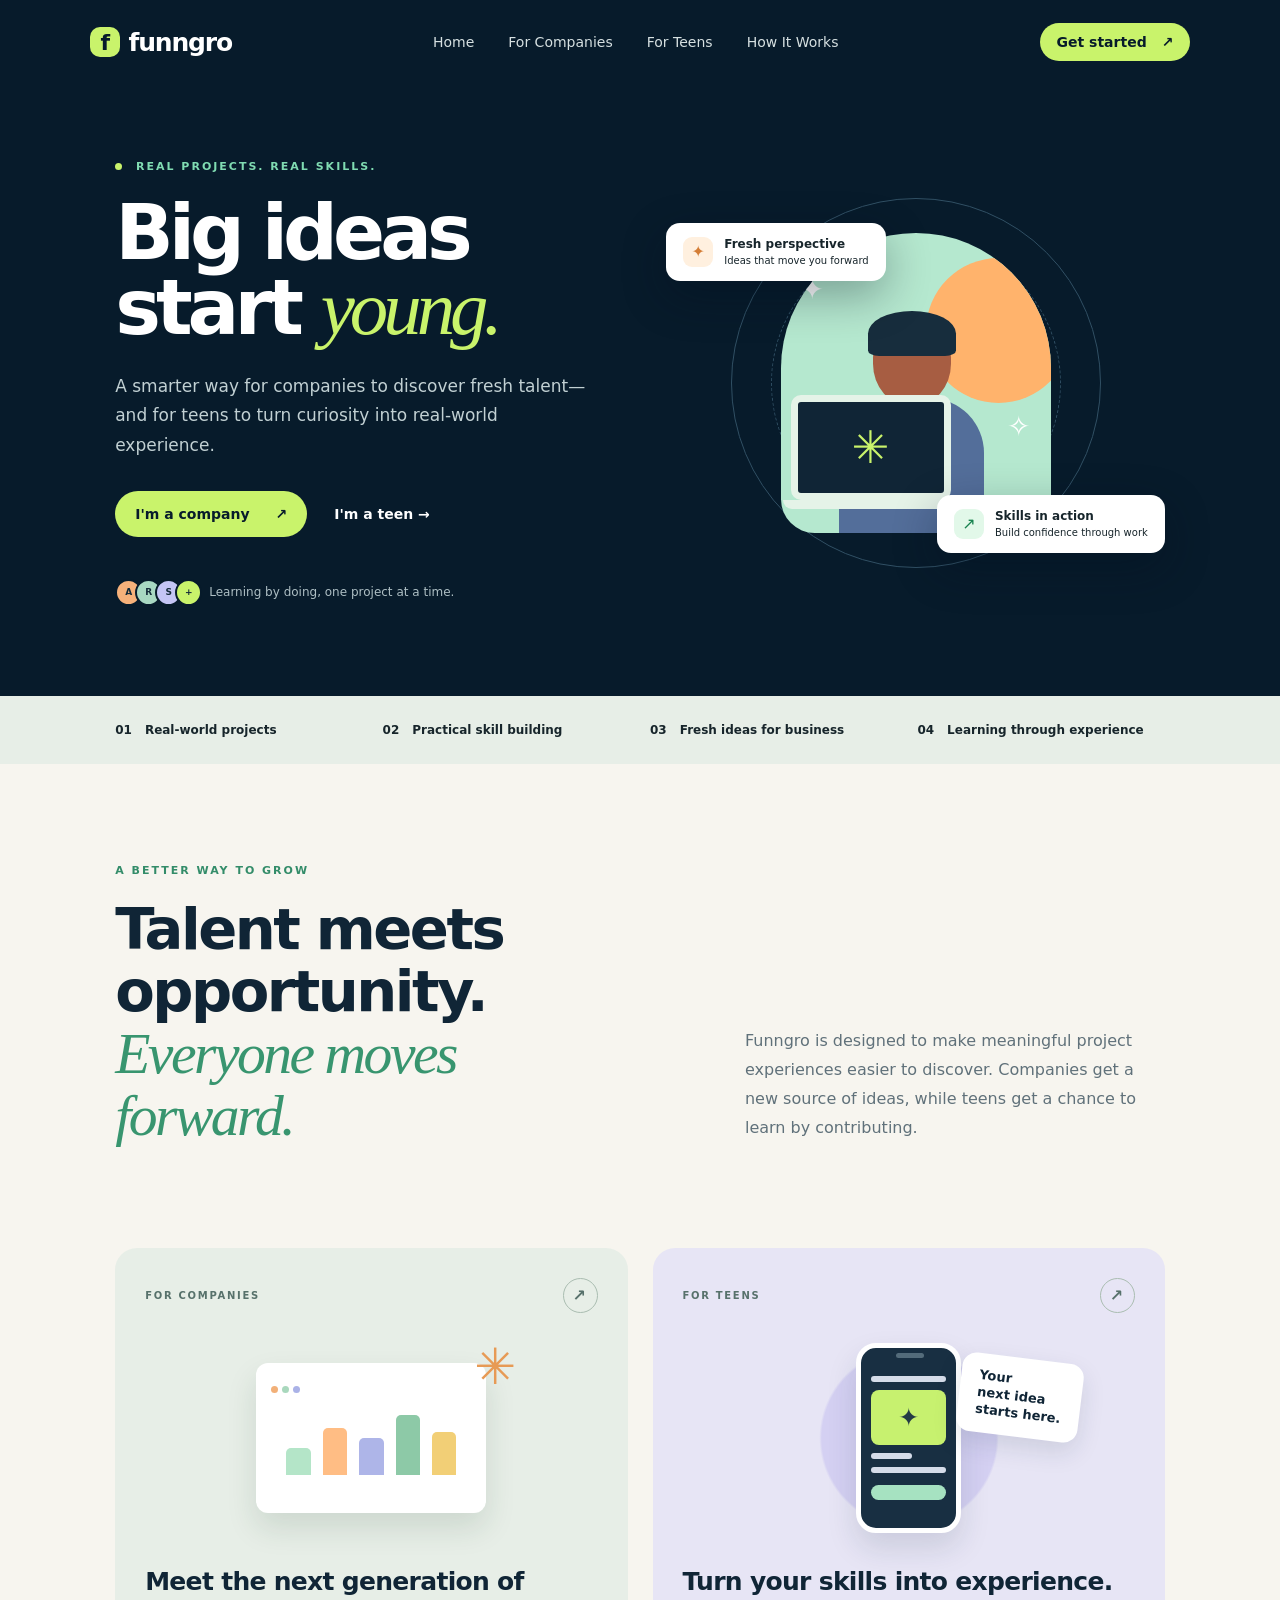
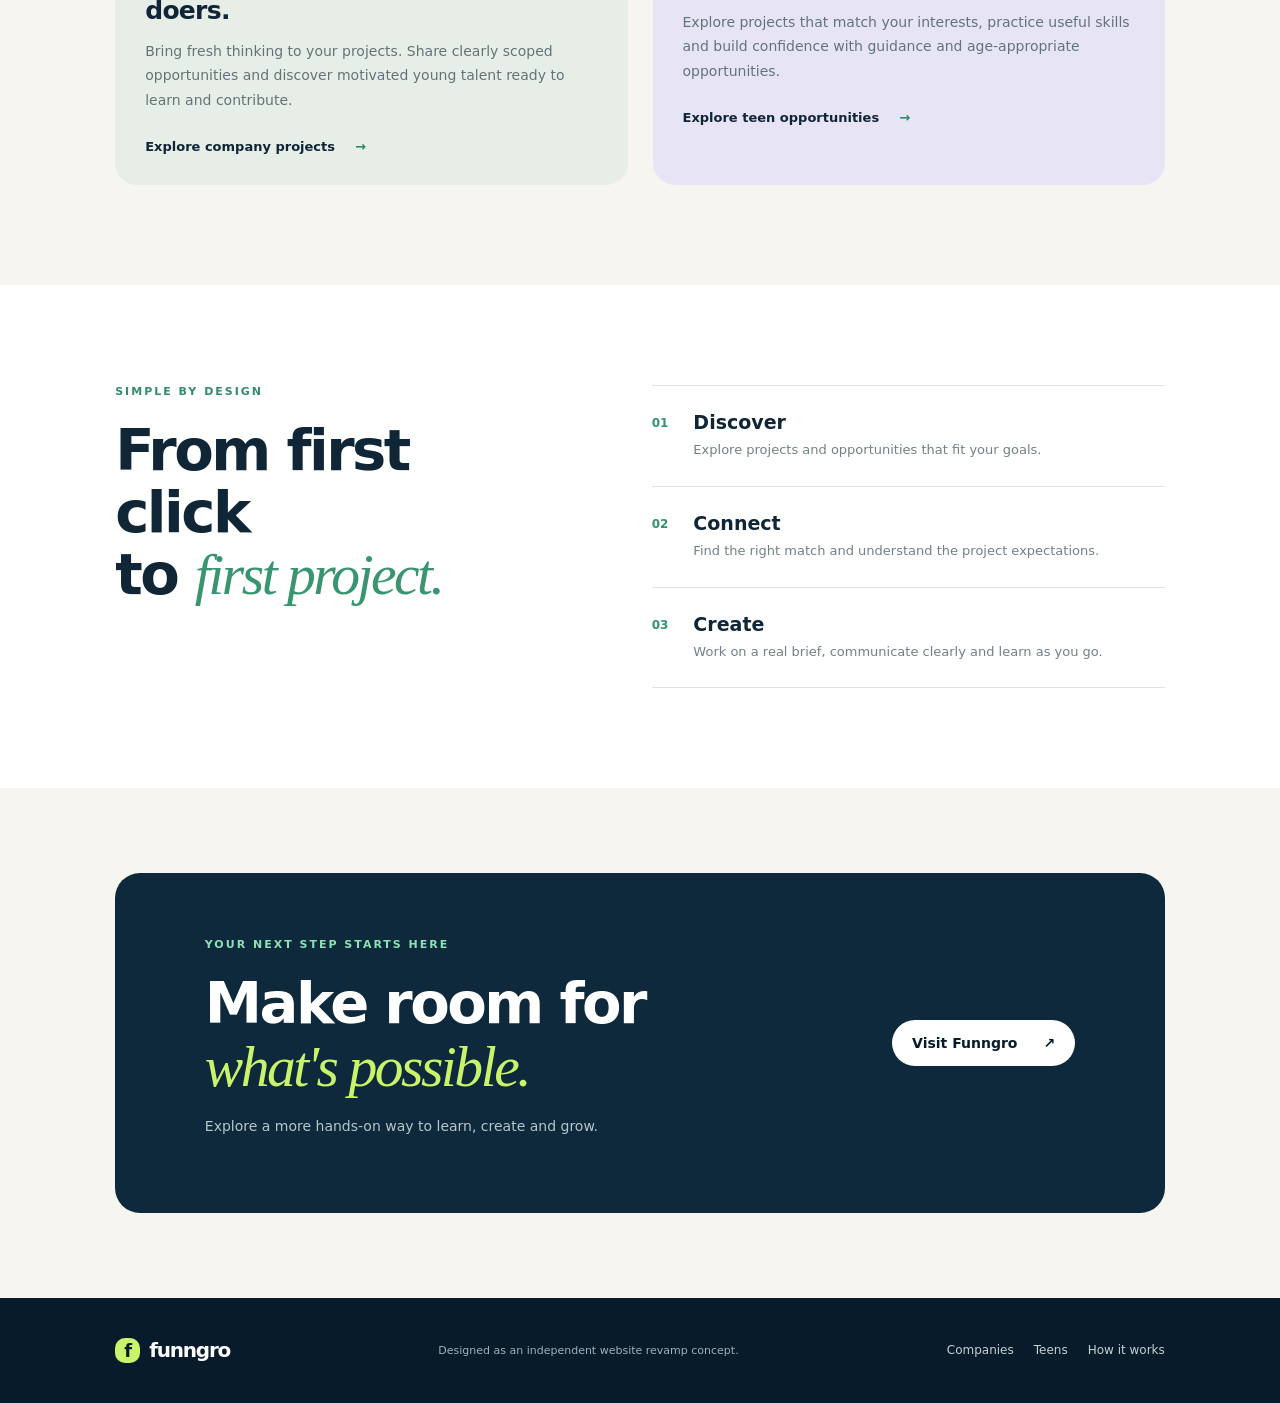
<file: index.html>
<!DOCTYPE html>
<html lang="en">


<head>
  <meta charset="UTF-8">
  <meta name="viewport" content="width=device-width, initial-scale=1.0">

  <title>Funngro | Discover Teen Talent and Real-World Projects</title>

  <meta name="description"
    content="Explore Funngro, a platform connecting businesses with young talent through real-world projects while helping teens develop practical skills.">

  <meta name="keywords"
    content="Funngro, teen talent platform, projects for teens, hire young talent, business projects, student skill development">

  <meta name="robots" content="index, follow">

  <meta name="theme-color" content="#071b2b">

  <meta property="og:title" content="Funngro | Teen Talent and Real-World Projects">
  <meta property="og:description"
    content="Discover opportunities for businesses and teens to learn, create and grow through projects.">
  <meta property="og:type" content="website">

  <link rel="stylesheet" href="styles.css">
</head>


<body>
  <header class="site-header">
    <a class="brand" href="index.html" aria-label="Funngro home"><span class="brand-mark">f</span> funngro</a>
    <nav class="nav" aria-label="Main navigation">
      <a href="index.html">Home</a>
      <a href="company.html">For Companies</a>
      <a href="teen.html">For Teens</a>
      <a href="index.html#how">How It Works</a>
    </nav>
    <a class="button button-small" href="#get-started">Get started <span>↗</span></a>
    <button class="menu-toggle" aria-label="Toggle navigation" aria-expanded="false">☰</button>
  </header>

  <main>
    <section class="hero">
      <div class="hero-copy">
        <p class="eyebrow"><span class="eyebrow-dot"></span> REAL PROJECTS. REAL SKILLS.</p>
        <h1>Big ideas start <em>young.</em></h1>
        <p class="hero-text">A smarter way for companies to discover fresh talent—and for teens to turn curiosity into
          real-world experience.</p>
        <div class="hero-actions"><a class="button" href="#company">I'm a company <span>↗</span></a><a class="text-link"
            href="#teens">I'm a teen <span>→</span></a></div>
        <div class="hero-proof">
          <div class="avatar-stack"><i>A</i><i>R</i><i>S</i><i>+</i></div><span>Learning by doing, one project at a
            time.</span>
        </div>
      </div>
      <div class="hero-art" aria-label="Illustration of a young creator working on a laptop">
        <div class="orbit orbit-one"></div>
        <div class="orbit orbit-two"></div>
        <div class="float-card float-top"><span class="mini-icon">✦</span>
          <div><b>Fresh perspective</b><small>Ideas that move you forward</small></div>
        </div>
        <div class="creator-card">
          <div class="creator-sun"></div>
          <div class="creator-person">
            <div class="person-head"></div>
            <div class="person-body"></div>
          </div>
          <div class="laptop">
            <div class="laptop-screen">✳</div>
            <div class="laptop-base"></div>
          </div><span class="spark spark-a">✦</span><span class="spark spark-b">✧</span>
        </div>
        <div class="float-card float-bottom"><span class="mini-icon green">↗</span>
          <div><b>Skills in action</b><small>Build confidence through work</small></div>
        </div>
      </div>
    </section>

    <section class="stats-strip" aria-label="Platform benefits">
      <div><strong>01</strong><span>Real-world projects</span></div>
      <div><strong>02</strong><span>Practical skill building</span></div>
      <div><strong>03</strong><span>Fresh ideas for business</span></div>
      <div><strong>04</strong><span>Learning through experience</span></div>
    </section>

    <section class="section intro-section" id="how">
      <div class="section-heading">
        <p class="eyebrow">A BETTER WAY TO GROW</p>
        <h2>Talent meets opportunity.<br><em>Everyone moves forward.</em></h2>
      </div>
      <p class="section-intro">Funngro is designed to make meaningful project experiences easier to discover. Companies
        get a new source of ideas, while teens get a chance to learn by contributing.</p>
    </section>

    <section class="audience-grid">
      <article class="audience-card company-card" id="company">
        <div class="card-topline"><span>FOR COMPANIES</span><span class="round-arrow">↗</span></div>
        <div class="audience-visual company-visual">
          <div class="visual-window"><span></span><span></span><span></span>
            <div class="chart-bars"><i></i><i></i><i></i><i></i><i></i></div>
          </div>
          <div class="visual-star">✳</div>
        </div>
        <h3>Meet the next generation of doers.</h3>
        <p>Bring fresh thinking to your projects. Share clearly scoped opportunities and discover motivated young talent
          ready to learn and contribute.</p>
        <a class="card-link" href="#get-started">Explore company projects <span>→</span></a>
      </article>
      <article class="audience-card teen-card" id="teens">
        <div class="card-topline"><span>FOR TEENS</span><span class="round-arrow">↗</span></div>
        <div class="audience-visual teen-visual">
          <div class="phone">
            <div class="phone-notch"></div>
            <div class="phone-line"></div>
            <div class="phone-tile">✦</div>
            <div class="phone-line short"></div>
            <div class="phone-line"></div>
            <div class="phone-button"></div>
          </div>
          <div class="visual-bubble">Your<br>next idea<br>starts here.</div>
        </div>
        <h3>Turn your skills into experience.</h3>
        <p>Explore projects that match your interests, practice useful skills and build confidence with guidance and
          age-appropriate opportunities.</p>
        <a class="card-link" href="#get-started">Explore teen opportunities <span>→</span></a>
      </article>
    </section>

    <section class="section steps-section">
      <div class="section-heading">
        <p class="eyebrow">SIMPLE BY DESIGN</p>
        <h2>From first click<br>to <em>first project.</em></h2>
      </div>
      <div class="steps-list">
        <div class="step"><span>01</span>
          <div>
            <h3>Discover</h3>
            <p>Explore projects and opportunities that fit your goals.</p>
          </div>
        </div>
        <div class="step"><span>02</span>
          <div>
            <h3>Connect</h3>
            <p>Find the right match and understand the project expectations.</p>
          </div>
        </div>
        <div class="step"><span>03</span>
          <div>
            <h3>Create</h3>
            <p>Work on a real brief, communicate clearly and learn as you go.</p>
          </div>
        </div>
      </div>
    </section>

    <section class="cta-section" id="get-started">
      <div>
        <p class="eyebrow">YOUR NEXT STEP STARTS HERE</p>
        <h2>Make room for<br><em>what's possible.</em></h2>
        <p>Explore a more hands-on way to learn, create and grow.</p>
      </div><a class="button button-light" href="https://www.funngro.com/" target="_blank" rel="noopener">Visit Funngro
        <span>↗</span></a>
    </section>
  </main>
  <footer class="footer"><a class="brand" href="#"><span class="brand-mark">f</span> funngro</a>
    <p>Designed as an independent website revamp concept.</p>
    <div><a href="#company">Companies</a><a href="#teens">Teens</a><a href="#how">How it works</a></div>
  </footer>
  <script src="script.js"></script>
</body>

</html>
</file>
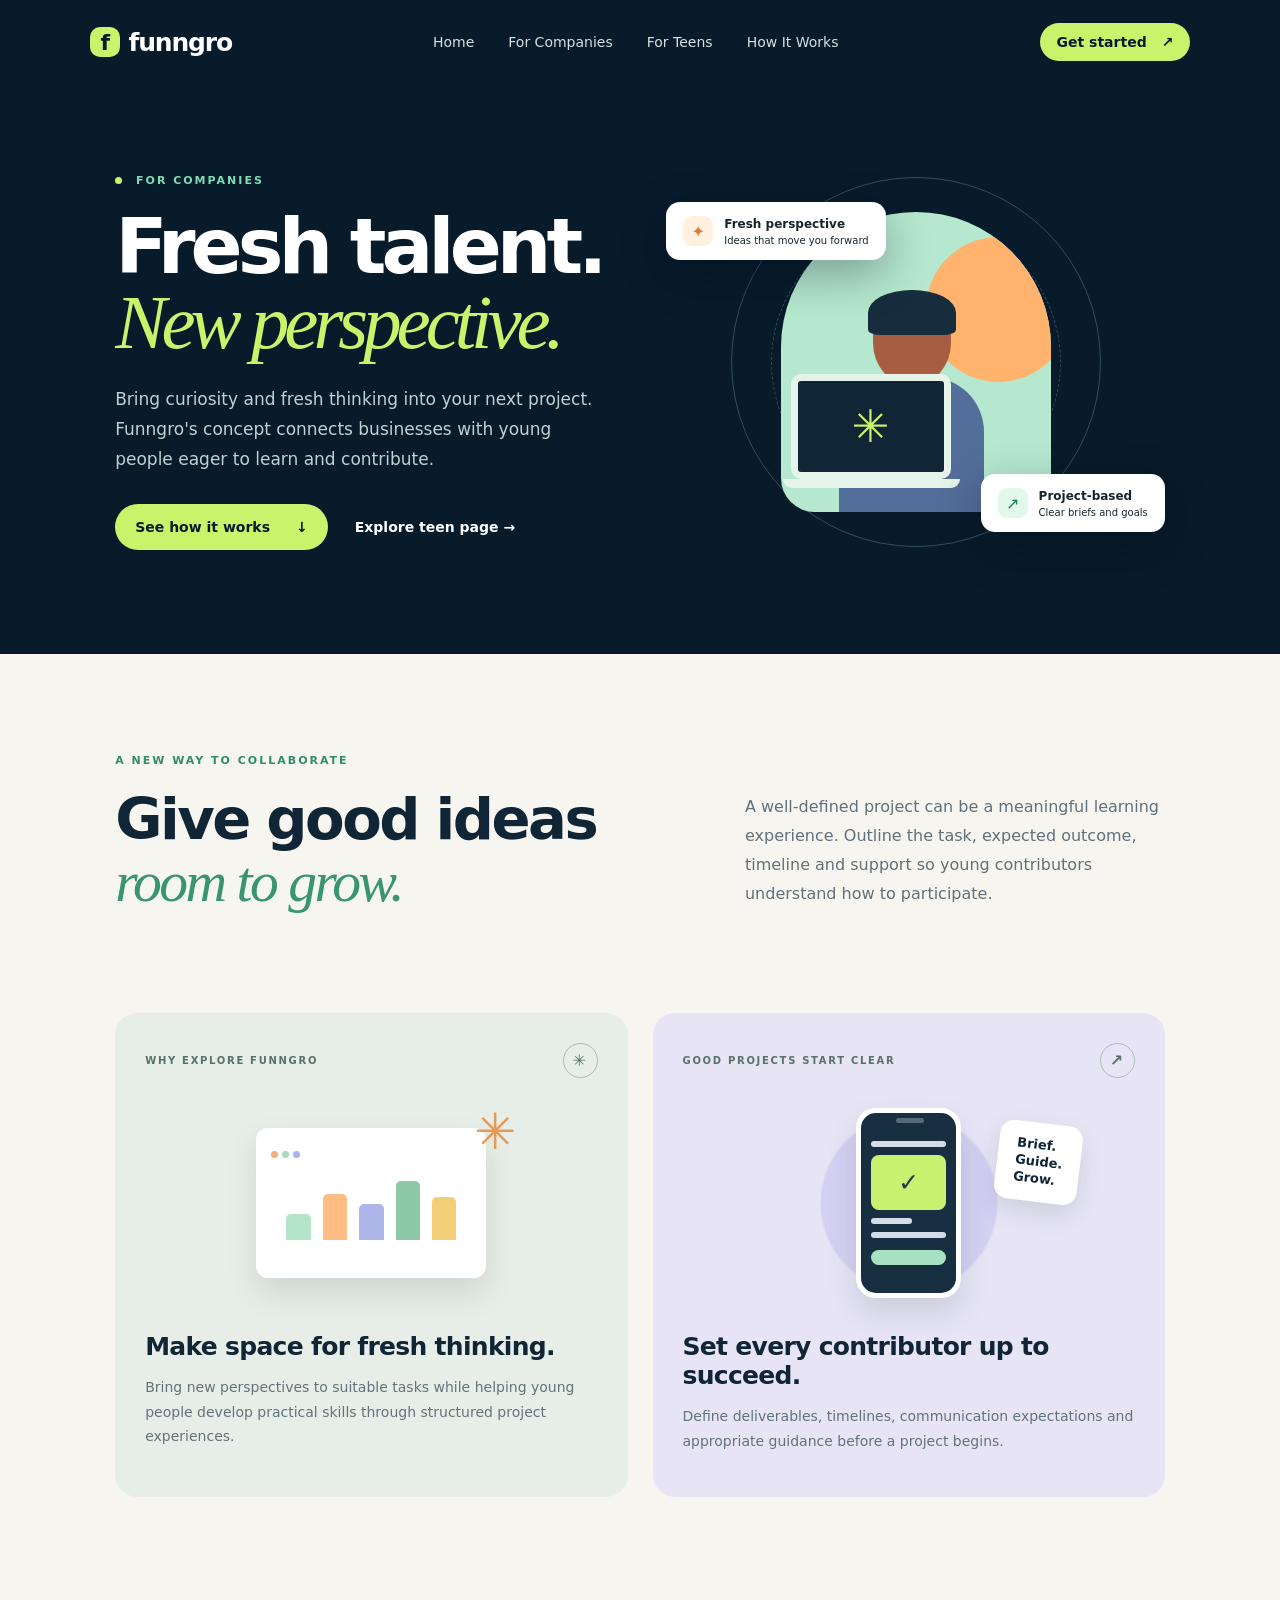
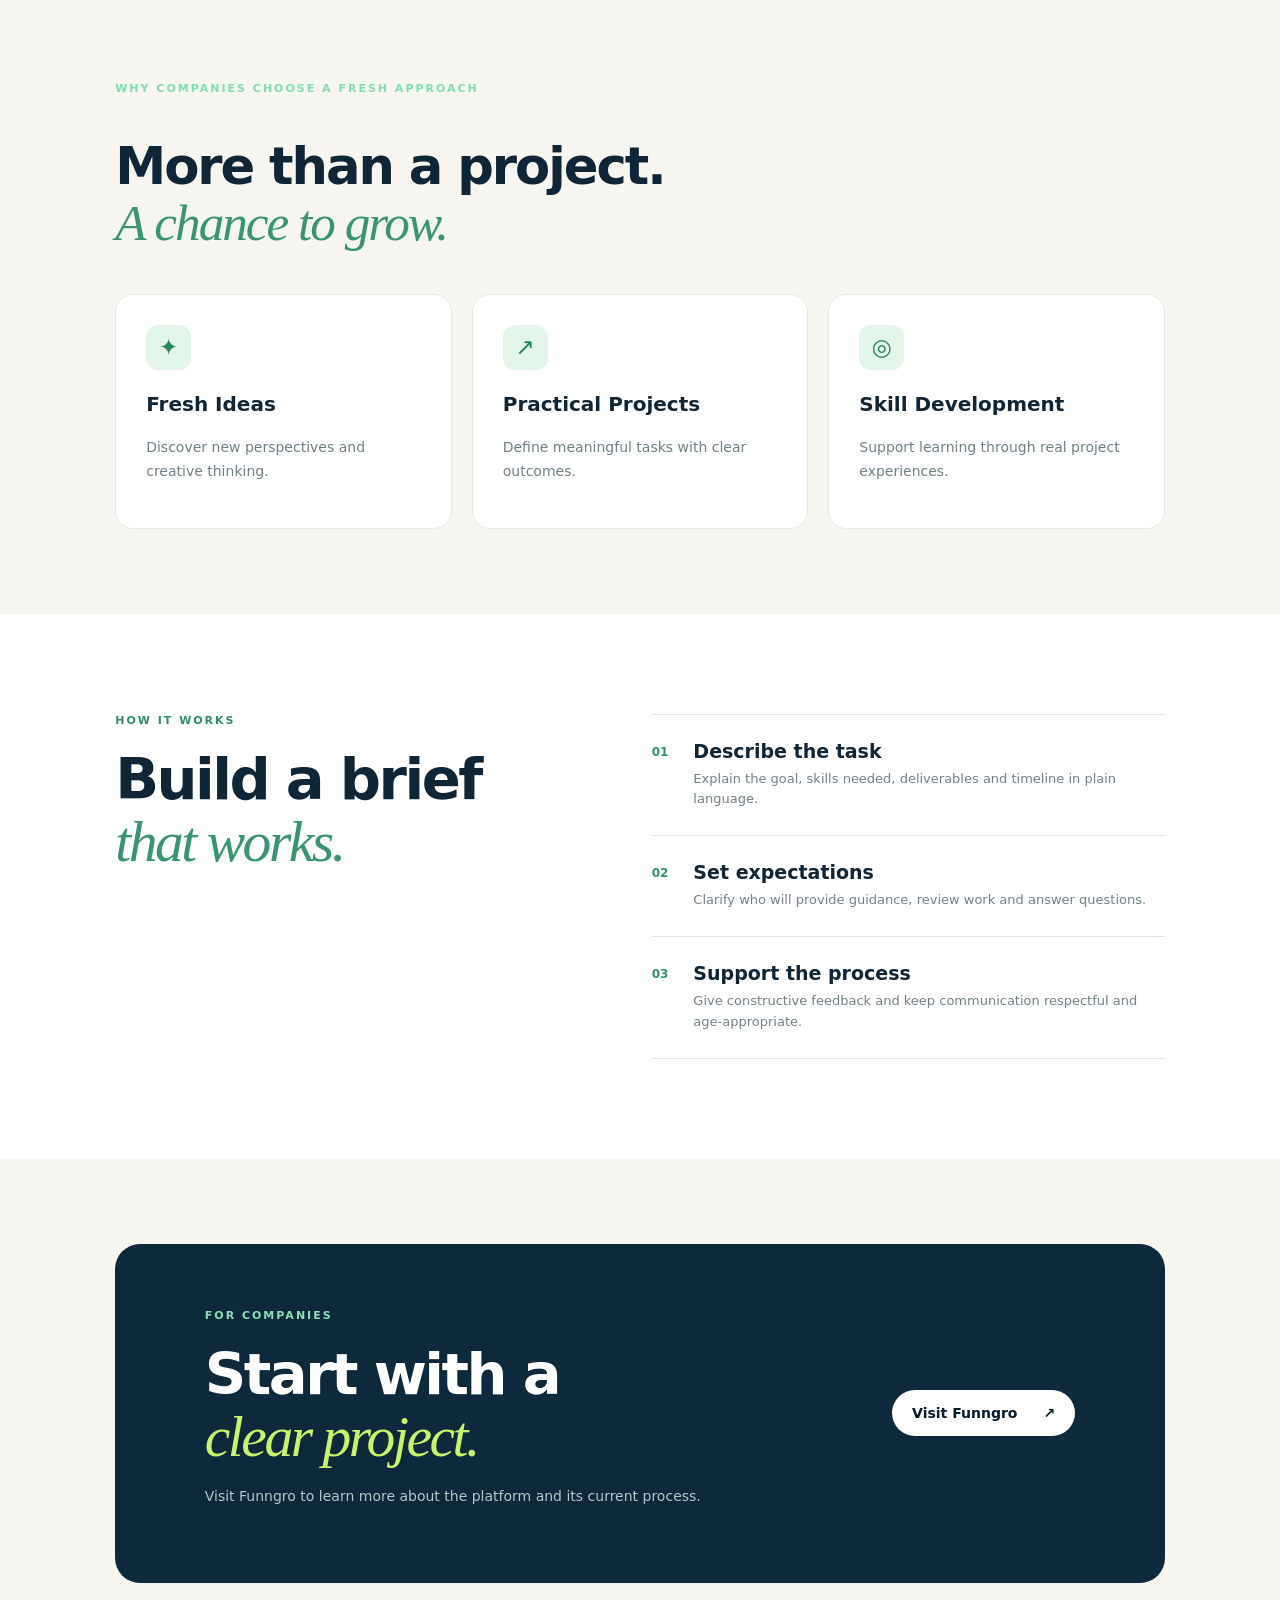
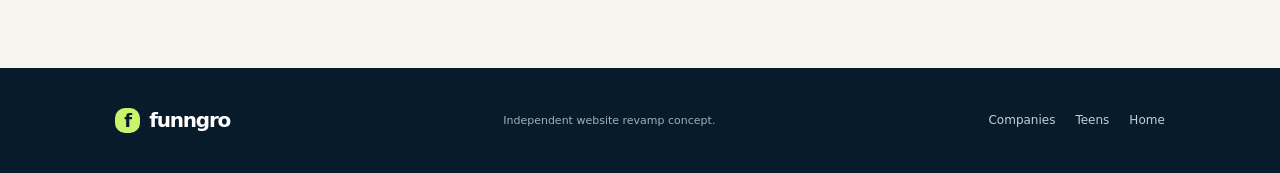
<file: company.html>
<!DOCTYPE html>
<html lang="en">


<head>
  <meta charset="UTF-8">
  <meta name="viewport" content="width=device-width, initial-scale=1.0">

  <title>For Companies | Discover Young Talent — Funngro</title>

  <meta name="description"
    content="Discover how businesses can connect with young talent through structured projects, fresh ideas and practical learning experiences with Funngro.">

  <meta name="keywords"
    content="hire young talent, teen talent platform, business projects, young creators, project-based talent">

  <meta name="robots" content="index, follow">

  <meta name="theme-color" content="#071b2b">

  <meta property="og:title" content="For Companies | Funngro">
  <meta property="og:description"
    content="Explore fresh perspectives and project-based collaboration with young talent.">
  <meta property="og:type" content="website">

  <link rel="stylesheet" href="styles.css">
</head>


<body>
    <header class="site-header"><a class="brand" href="index.html"><span class="brand-mark">f</span> funngro</a>
        <nav class="nav" aria-label="Main navigation">
            <a href="index.html">Home</a>
            <a href="company.html">For Companies</a>
            <a href="teen.html">For Teens</a>
            <a href="index.html#how">How It Works</a>
        </nav><a class="button button-small" href="#contact">Get started
            <span>↗</span></a><button class="menu-toggle" aria-label="Toggle navigation"
            aria-expanded="false">☰</button>
    </header>
    <main>
        <section class="hero">
            <div class="hero-copy">
                <p class="eyebrow"><span class="eyebrow-dot"></span> FOR COMPANIES</p>
                <h1>Fresh talent.<br><em>New perspective.</em></h1>
                <p class="hero-text">Bring curiosity and fresh thinking into your next project. Funngro's concept
                    connects businesses with young people eager to learn and contribute.</p>
                <div class="hero-actions"><a class="button" href="#how-company">See how it works <span>↓</span></a><a
                        class="text-link" href="teen.html">Explore teen page →</a></div>
            </div>
            <div class="hero-art">
                <div class="orbit orbit-one"></div>
                <div class="orbit orbit-two"></div>
                <div class="creator-card">
                    <div class="creator-sun"></div>
                    <div class="creator-person">
                        <div class="person-head"></div>
                        <div class="person-body"></div>
                    </div>
                    <div class="laptop">
                        <div class="laptop-screen">✳</div>
                        <div class="laptop-base"></div>
                    </div>
                </div>
                <div class="float-card float-top"><span class="mini-icon">✦</span>
                    <div><b>Fresh perspective</b><small>Ideas that move you forward</small></div>
                </div>
                <div class="float-card float-bottom"><span class="mini-icon green">↗</span>
                    <div><b>Project-based</b><small>Clear briefs and goals</small></div>
                </div>
            </div>
        </section>
        <section class="section intro-section">
            <div class="section-heading">
                <p class="eyebrow">A NEW WAY TO COLLABORATE</p>
                <h2>Give good ideas<br><em>room to grow.</em></h2>
            </div>
            <p class="section-intro">A well-defined project can be a meaningful learning experience. Outline the task,
                expected outcome, timeline and support so young contributors understand how to participate.</p>
        </section>
        <section class="audience-grid">
            <article class="audience-card company-card">
                <div class="card-topline"><span>WHY EXPLORE FUNNGRO</span><span class="round-arrow">✳</span></div>
                <div class="audience-visual company-visual">
                    <div class="visual-window"><span></span><span></span><span></span>
                        <div class="chart-bars"><i></i><i></i><i></i><i></i><i></i></div>
                    </div>
                    <div class="visual-star">✳</div>
                </div>
                <h3>Make space for fresh thinking.</h3>
                <p>Bring new perspectives to suitable tasks while helping young people develop practical skills through
                    structured project experiences.</p>
            </article>
            <article class="audience-card teen-card">
                <div class="card-topline"><span>GOOD PROJECTS START CLEAR</span><span class="round-arrow">↗</span></div>
                <div class="audience-visual teen-visual">
                    <div class="phone">
                        <div class="phone-notch"></div>
                        <div class="phone-line"></div>
                        <div class="phone-tile">✓</div>
                        <div class="phone-line short"></div>
                        <div class="phone-line"></div>
                        <div class="phone-button"></div>
                    </div>
                    <div class="visual-bubble">Brief.<br>Guide.<br>Grow.</div>
                </div>
                <h3>Set every contributor up to succeed.</h3>
                <p>Define deliverables, timelines, communication expectations and appropriate guidance before a project
                    begins.</p>
            </article>
        </section>
        <section class="benefits-section">
            <div class="benefits-heading">
                <p class="eyebrow">WHY COMPANIES CHOOSE A FRESH APPROACH</p>
                <h2>More than a project.<br><em>A chance to grow.</em></h2>
            </div>

            <div class="benefits-grid">
                <article class="benefit-box">
                    <span>✦</span>
                    <h3>Fresh Ideas</h3>
                    <p>Discover new perspectives and creative thinking.</p>
                </article>

                <article class="benefit-box">
                    <span>↗</span>
                    <h3>Practical Projects</h3>
                    <p>Define meaningful tasks with clear outcomes.</p>
                </article>

                <article class="benefit-box">
                    <span>◎</span>
                    <h3>Skill Development</h3>
                    <p>Support learning through real project experiences.</p>
                </article>
            </div>
        </section>
        <section class="section steps-section" id="how-company">
            <div class="section-heading">
                <p class="eyebrow">HOW IT WORKS</p>
                <h2>Build a brief<br><em>that works.</em></h2>
            </div>
            <div class="steps-list">
                <div class="step"><span>01</span>
                    <div>
                        <h3>Describe the task</h3>
                        <p>Explain the goal, skills needed, deliverables and timeline in plain language.</p>
                    </div>
                </div>
                <div class="step"><span>02</span>
                    <div>
                        <h3>Set expectations</h3>
                        <p>Clarify who will provide guidance, review work and answer questions.</p>
                    </div>
                </div>
                <div class="step"><span>03</span>
                    <div>
                        <h3>Support the process</h3>
                        <p>Give constructive feedback and keep communication respectful and age-appropriate.</p>
                    </div>
                </div>
            </div>
        </section>
        <section class="cta-section" id="contact">
            <div>
                <p class="eyebrow">FOR COMPANIES</p>
                <h2>Start with a<br><em>clear project.</em></h2>
                <p>Visit Funngro to learn more about the platform and its current process.</p>
            </div><a class="button button-light" href="https://www.funngro.com/" target="_blank" rel="noopener">Visit
                Funngro <span>↗</span></a>
        </section>
    </main>
    <footer class="footer"><a class="brand" href="index.html"><span class="brand-mark">f</span> funngro</a>
        <p>Independent website revamp concept.</p>
        <div><a href="company.html">Companies</a><a href="teen.html">Teens</a><a href="index.html">Home</a></div>
    </footer>
    <script src="script.js"></script>
</body>

</html>
</file>
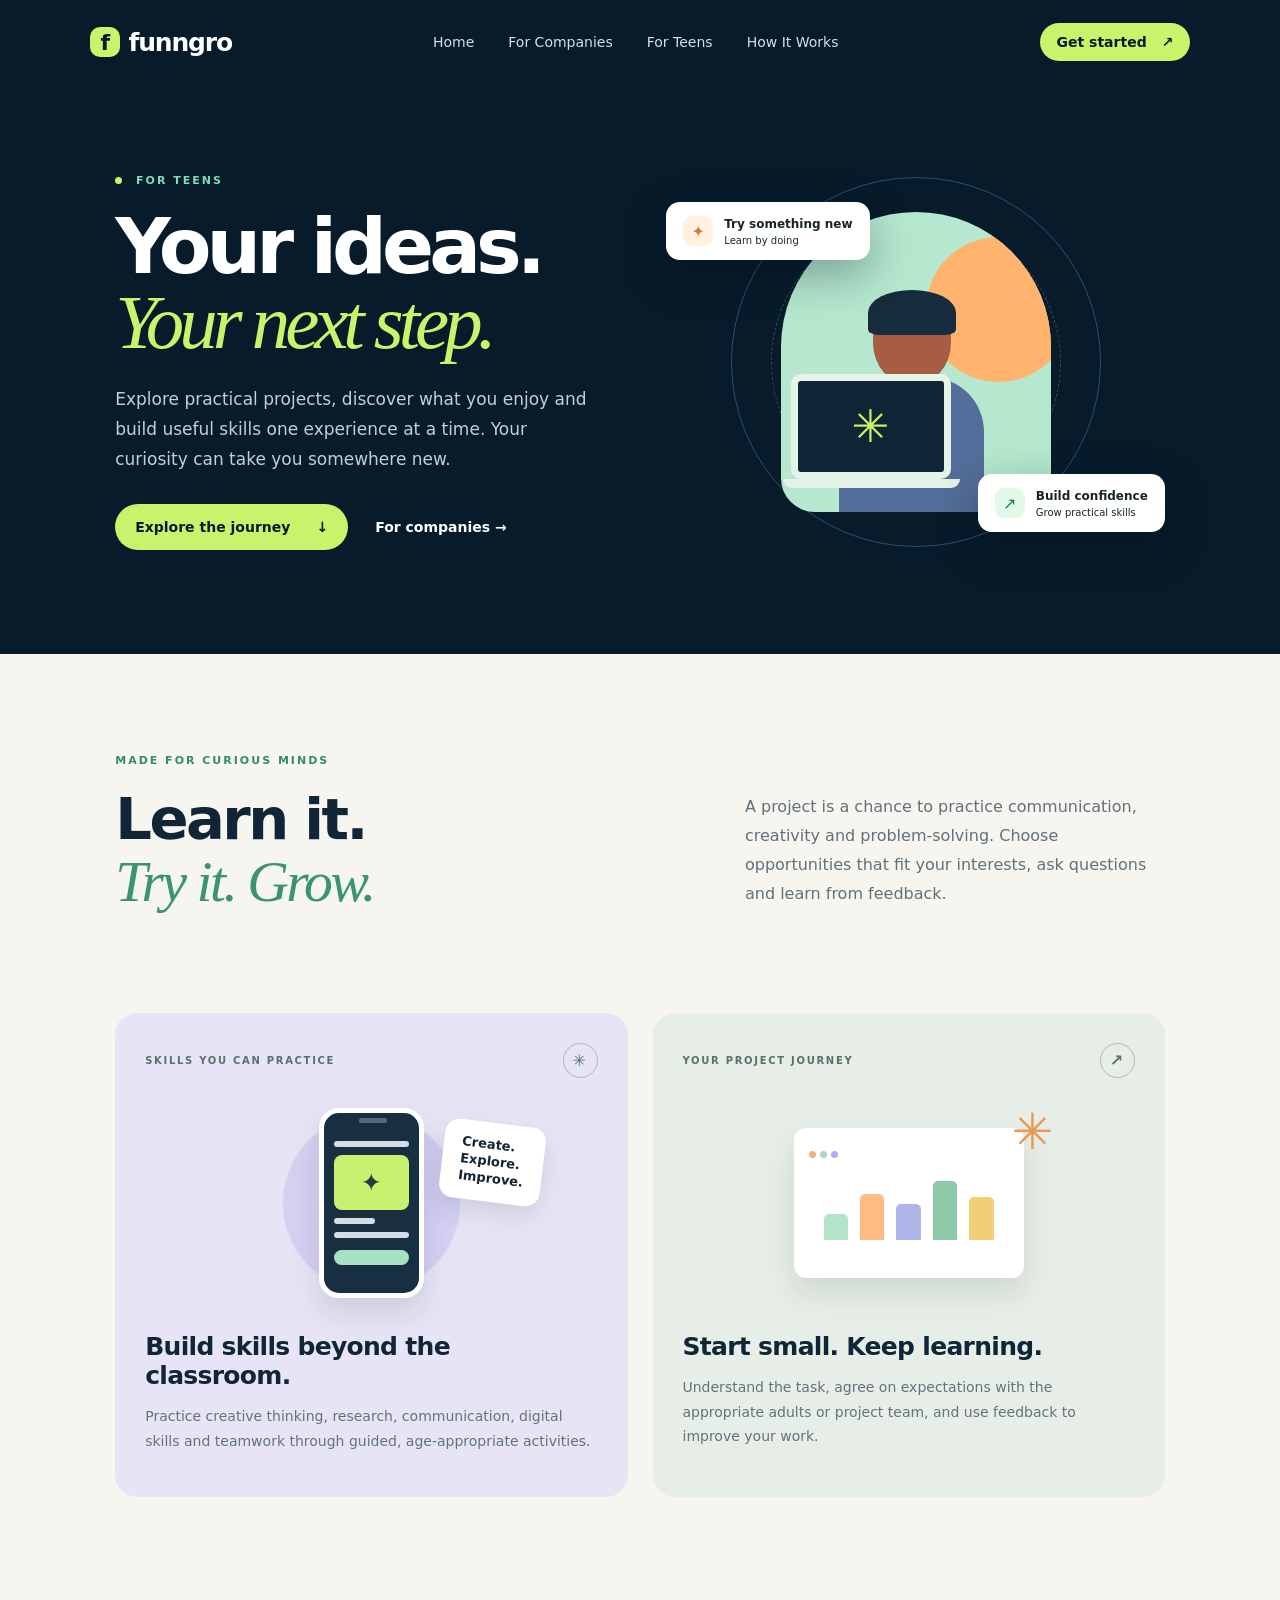
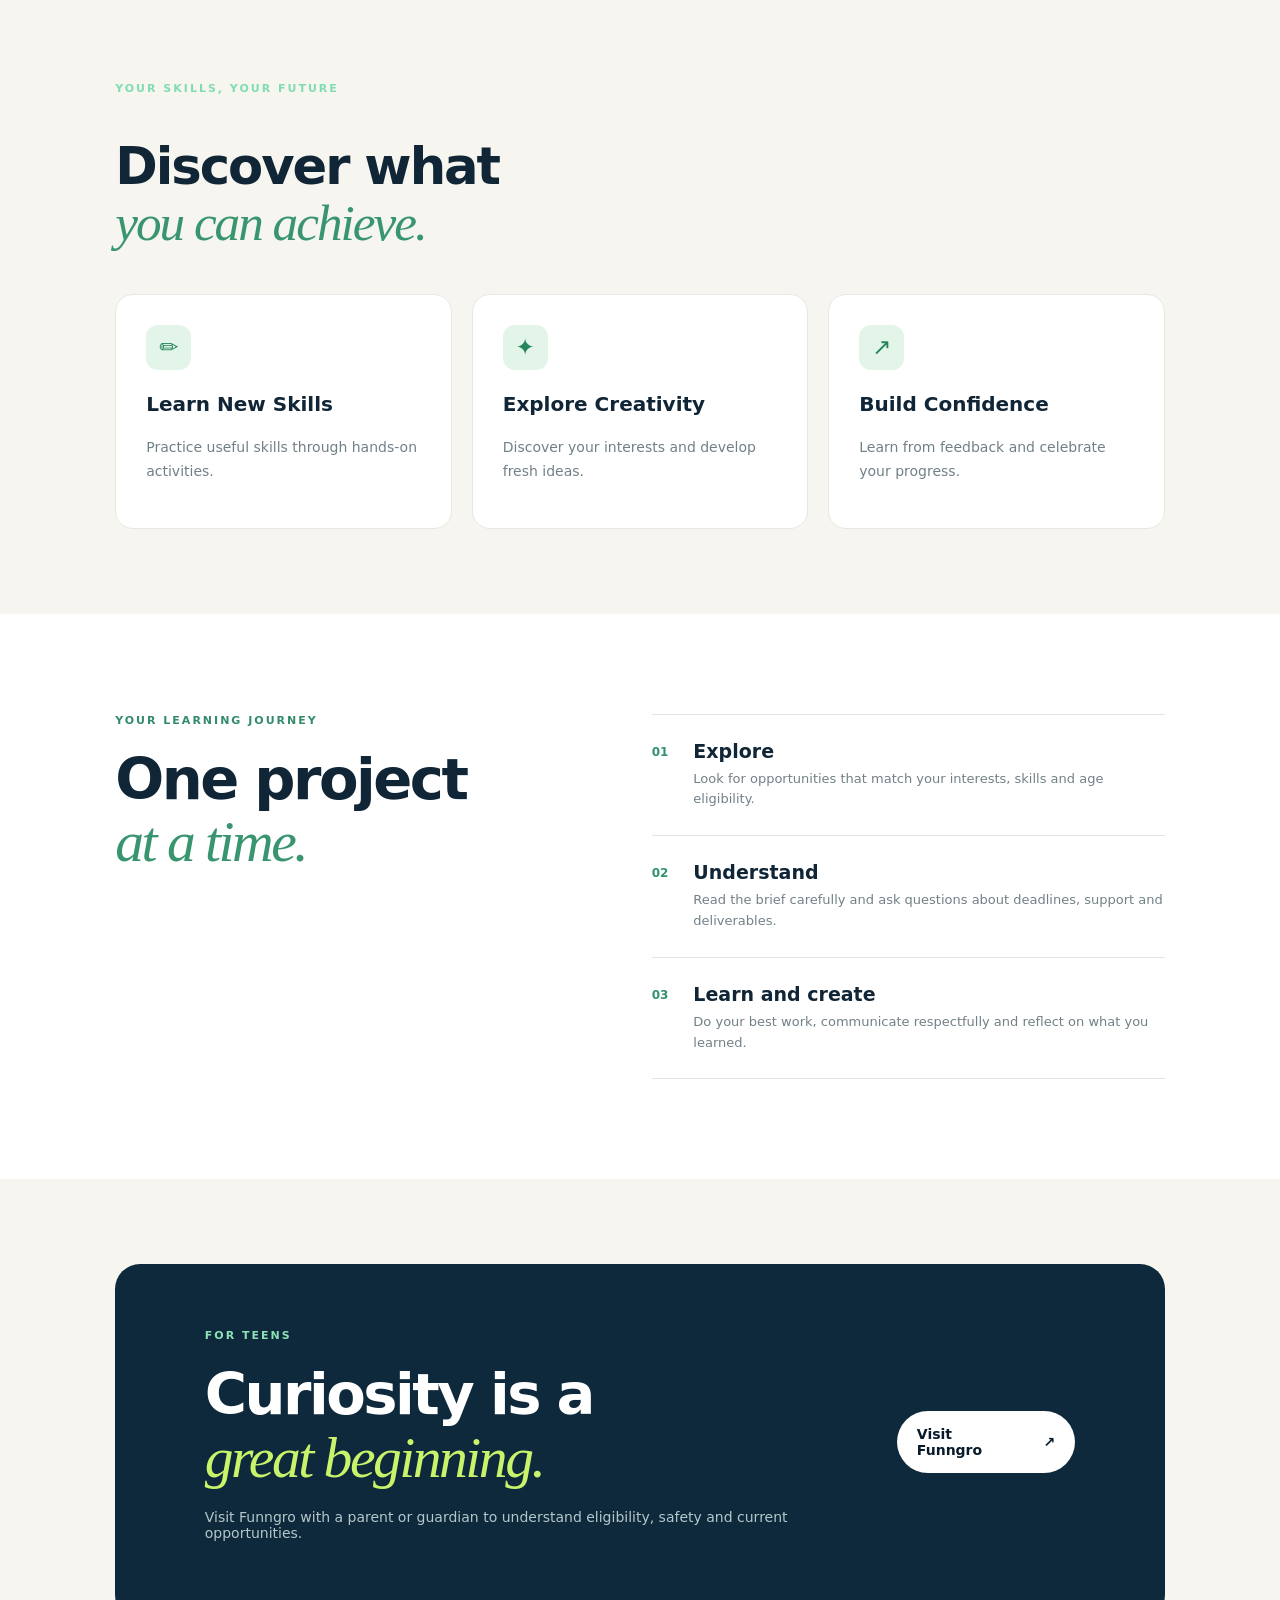
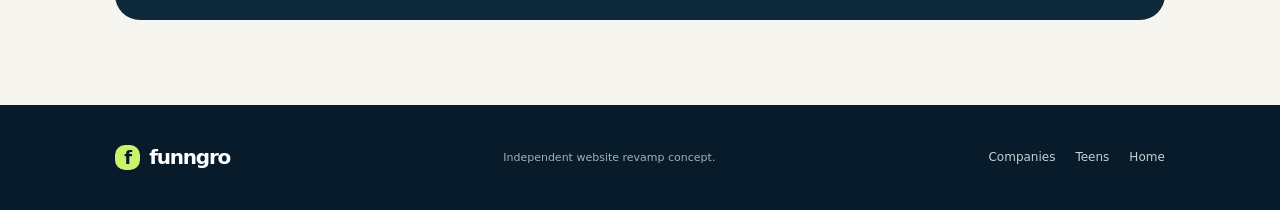
<file: teen.html>
<!DOCTYPE html>
<html lang="en">


<head>
  <meta charset="UTF-8">
  <meta name="viewport" content="width=device-width, initial-scale=1.0">

  <title>For Teens | Learn New Skills Through Projects — Funngro</title>

  <meta name="description"
    content="Explore practical projects, develop creative skills and build confidence through learning experiences with Funngro.">

  <meta name="keywords"
    content="projects for teens, teen skill development, student opportunities, learn through projects, practical skills">

  <meta name="robots" content="index, follow">

  <meta name="theme-color" content="#071b2b">

  <meta property="og:title" content="For Teens | Funngro">
  <meta property="og:description"
    content="Discover your interests, practice useful skills and grow through projects.">
  <meta property="og:type" content="website">

  <link rel="stylesheet" href="styles.css">
</head>


<body>
    <header class="site-header"><a class="brand" href="index.html"><span class="brand-mark">f</span> funngro</a>
        <nav class="nav" aria-label="Main navigation">
            <a href="index.html">Home</a>
            <a href="company.html">For Companies</a>
            <a href="teen.html">For Teens</a>
            <a href="index.html#how">How It Works</a>
        </nav><a class="button button-small" href="#start">Get started
            <span>↗</span></a><button class="menu-toggle" aria-label="Toggle navigation"
            aria-expanded="false">☰</button>
    </header>
    <main>
        <section class="hero">
            <div class="hero-copy">
                <p class="eyebrow"><span class="eyebrow-dot"></span> FOR TEENS</p>
                <h1>Your ideas.<br><em>Your next step.</em></h1>
                <p class="hero-text">Explore practical projects, discover what you enjoy and build useful skills one
                    experience at a time. Your curiosity can take you somewhere new.</p>
                <div class="hero-actions"><a class="button" href="#steps-teen">Explore the journey <span>↓</span></a><a
                        class="text-link" href="company.html">For companies →</a></div>
            </div>
            <div class="hero-art">
                <div class="orbit orbit-one"></div>
                <div class="orbit orbit-two"></div>
                <div class="creator-card">
                    <div class="creator-sun"></div>
                    <div class="creator-person">
                        <div class="person-head"></div>
                        <div class="person-body"></div>
                    </div>
                    <div class="laptop">
                        <div class="laptop-screen">✳</div>
                        <div class="laptop-base"></div>
                    </div>
                </div>
                <div class="float-card float-top"><span class="mini-icon">✦</span>
                    <div><b>Try something new</b><small>Learn by doing</small></div>
                </div>
                <div class="float-card float-bottom"><span class="mini-icon green">↗</span>
                    <div><b>Build confidence</b><small>Grow practical skills</small></div>
                </div>
            </div>
        </section>
        <section class="section intro-section">
            <div class="section-heading">
                <p class="eyebrow">MADE FOR CURIOUS MINDS</p>
                <h2>Learn it.<br><em>Try it. Grow.</em></h2>
            </div>
            <p class="section-intro">A project is a chance to practice communication, creativity and problem-solving.
                Choose opportunities that fit your interests, ask questions and learn from feedback.</p>
        </section>
        <section class="audience-grid">
            <article class="audience-card teen-card">
                <div class="card-topline"><span>SKILLS YOU CAN PRACTICE</span><span class="round-arrow">✳</span></div>
                <div class="audience-visual teen-visual">
                    <div class="phone">
                        <div class="phone-notch"></div>
                        <div class="phone-line"></div>
                        <div class="phone-tile">✦</div>
                        <div class="phone-line short"></div>
                        <div class="phone-line"></div>
                        <div class="phone-button"></div>
                    </div>
                    <div class="visual-bubble">Create.<br>Explore.<br>Improve.</div>
                </div>
                <h3>Build skills beyond the classroom.</h3>
                <p>Practice creative thinking, research, communication, digital skills and teamwork through guided,
                    age-appropriate activities.</p>
            </article>
            <article class="audience-card company-card">
                <div class="card-topline"><span>YOUR PROJECT JOURNEY</span><span class="round-arrow">↗</span></div>
                <div class="audience-visual company-visual">
                    <div class="visual-window"><span></span><span></span><span></span>
                        <div class="chart-bars"><i></i><i></i><i></i><i></i><i></i></div>
                    </div>
                    <div class="visual-star">✳</div>
                </div>
                <h3>Start small. Keep learning.</h3>
                <p>Understand the task, agree on expectations with the appropriate adults or project team, and use
                    feedback to improve your work.</p>
            </article>
        </section>

        <section class="benefits-section">
            <div class="benefits-heading">
                <p class="eyebrow">YOUR SKILLS, YOUR FUTURE</p>
                <h2>Discover what<br><em>you can achieve.</em></h2>
            </div>

            <div class="benefits-grid">
                <article class="benefit-box">
                    <span>✏</span>
                    <h3>Learn New Skills</h3>
                    <p>Practice useful skills through hands-on activities.</p>
                </article>

                <article class="benefit-box">
                    <span>✦</span>
                    <h3>Explore Creativity</h3>
                    <p>Discover your interests and develop fresh ideas.</p>
                </article>

                <article class="benefit-box">
                    <span>↗</span>
                    <h3>Build Confidence</h3>
                    <p>Learn from feedback and celebrate your progress.</p>
                </article>
            </div>
        </section>

        <section class="section steps-section" id="steps-teen">
            <div class="section-heading">
                <p class="eyebrow">YOUR LEARNING JOURNEY</p>
                <h2>One project<br><em>at a time.</em></h2>
            </div>
            <div class="steps-list">
                <div class="step"><span>01</span>
                    <div>
                        <h3>Explore</h3>
                        <p>Look for opportunities that match your interests, skills and age eligibility.</p>
                    </div>
                </div>
                <div class="step"><span>02</span>
                    <div>
                        <h3>Understand</h3>
                        <p>Read the brief carefully and ask questions about deadlines, support and deliverables.</p>
                    </div>
                </div>
                <div class="step"><span>03</span>
                    <div>
                        <h3>Learn and create</h3>
                        <p>Do your best work, communicate respectfully and reflect on what you learned.</p>
                    </div>
                </div>
            </div>
        </section>
        <section class="cta-section" id="start">
            <div>
                <p class="eyebrow">FOR TEENS</p>
                <h2>Curiosity is a<br><em>great beginning.</em></h2>
                <p>Visit Funngro with a parent or guardian to understand eligibility, safety and current opportunities.
                </p>
            </div><a class="button button-light" href="https://www.funngro.com/" target="_blank" rel="noopener">Visit
                Funngro <span>↗</span></a>
        </section>
    </main>
    <footer class="footer"><a class="brand" href="index.html"><span class="brand-mark">f</span> funngro</a>
        <p>Independent website revamp concept.</p>
        <div><a href="company.html">Companies</a><a href="teen.html">Teens</a><a href="index.html">Home</a></div>
    </footer>
    <script src="script.js"></script>
</body>

</html>
</file>
<file: styles.css>
:root {
    --navy: #071b2b;
    --navy2: #0d293b;
    --ink: #102536;
    --cream: #f7f5ef;
    --white: #fff;
    --mint: #b9f3d1;
    --lime: #c9f36b;
    --muted: #b7c5ca;
    --orange: #ffb36c
}

* {
    box-sizing: border-box
}

html {
    scroll-behavior: smooth
}

body {
    margin: 0;
    background: var(--cream);
    color: var(--ink);
    font-family: Inter, ui-sans-serif, system-ui, -apple-system, "Segoe UI", sans-serif
}

a {
    color: inherit;
    text-decoration: none
}

.site-header {
    height: 84px;
    padding: 0 7%;
    display: flex;
    align-items: center;
    justify-content: space-between;
    background: var(--navy);
    color: white
}

.brand {
    font-size: 25px;
    font-weight: 850;
    letter-spacing: -1.2px;
    display: flex;
    align-items: center;
    gap: 9px
}

.brand-mark {
    width: 30px;
    height: 30px;
    border-radius: 10px;
    background: var(--lime);
    color: var(--navy);
    display: grid;
    place-items: center;
    font-weight: 900;
    font-size: 22px
}

.nav {
    display: flex;
    gap: 34px;
    color: #d6e0e1;
    font-size: 14px
}

.nav a:hover,
.footer a:hover {
    color: var(--lime)
}

.button {
    display: inline-flex;
    align-items: center;
    gap: 26px;
    padding: 15px 20px;
    border-radius: 100px;
    background: var(--lime);
    color: var(--navy);
    font-weight: 750;
    font-size: 14px;
    transition: transform .2s
}

.button:hover {
    transform: translateY(-3px)
}

.button-small {
    padding: 11px 17px;
    gap: 15px
}

.menu-toggle {
    display: none;
    background: none;
    border: 0;
    color: white;
    font-size: 25px
}

.hero {
    background: var(--navy);
    color: white;
    padding: 76px 9% 90px;
    display: grid;
    grid-template-columns: 1fr 1fr;
    align-items: center;
    gap: 5%;
    min-height: 570px
}

.eyebrow {
    font-size: 11px;
    letter-spacing: 2px;
    font-weight: 800;
    color: #80dcb2;
    margin: 0 0 22px
}

.eyebrow-dot {
    display: inline-block;
    width: 7px;
    height: 7px;
    border-radius: 50%;
    background: var(--lime);
    margin-right: 8px
}

.hero h1 {
    font-size: clamp(52px, 6vw, 82px);
    line-height: .98;
    letter-spacing: -5px;
    margin: 0 0 25px;
    max-width: 580px
}

.hero h1 em,
.section h2 em,
.cta-section h2 em {
    font-family: Georgia, serif;
    font-weight: 400;
    color: var(--lime)
}

.hero-text {
    font-size: 17px;
    line-height: 1.75;
    color: #c1d0d3;
    max-width: 480px
}

.hero-actions {
    display: flex;
    align-items: center;
    gap: 27px;
    margin-top: 30px
}

.text-link {
    font-size: 14px;
    font-weight: 700
}

.hero-proof {
    display: flex;
    align-items: center;
    gap: 14px;
    margin-top: 42px;
    color: #aebfc4;
    font-size: 12px
}

.avatar-stack {
    display: flex
}

.avatar-stack i {
    font-style: normal;
    width: 27px;
    height: 27px;
    border-radius: 50%;
    display: grid;
    place-items: center;
    background: #f6b17a;
    color: #142b3a;
    border: 2px solid var(--navy);
    margin-right: -7px;
    font-size: 9px;
    font-weight: 800
}

.avatar-stack i:nth-child(2) {
    background: #a8d8c2
}

.avatar-stack i:nth-child(3) {
    background: #c4c5f5
}

.avatar-stack i:nth-child(4) {
    background: var(--lime)
}

.hero-art {
    height: 390px;
    position: relative;
    display: grid;
    place-items: center
}

.orbit {
    position: absolute;
    border: 1px solid #315064;
    border-radius: 50%;
    width: 370px;
    height: 370px
}

.orbit-two {
    width: 290px;
    height: 290px;
    border-style: dashed
}

.creator-card {
    width: 270px;
    height: 300px;
    background: #b5e8cf;
    border-radius: 140px 140px 35px 35px;
    position: relative;
    overflow: hidden
}

.creator-sun {
    position: absolute;
    width: 145px;
    height: 145px;
    background: var(--orange);
    border-radius: 50%;
    right: -20px;
    top: 25px
}

.creator-person {
    position: absolute;
    bottom: 0;
    left: 50px;
    width: 150px;
    height: 230px
}

.person-head {
    position: absolute;
    top: 15px;
    left: 42px;
    width: 78px;
    height: 88px;
    background: #a75d42;
    border-radius: 45% 45% 48% 48%;
    z-index: 2
}

.person-head:before {
    content: "";
    position: absolute;
    background: #172d3d;
    width: 88px;
    height: 45px;
    left: -5px;
    top: -7px;
    border-radius: 60% 60% 15% 15%
}

.person-body {
    position: absolute;
    bottom: -35px;
    left: 8px;
    width: 145px;
    height: 170px;
    background: #536e9a;
    border-radius: 55px 55px 0 0
}

.laptop {
    position: absolute;
    bottom: 24px;
    left: 10px;
    z-index: 3
}

.laptop-screen {
    width: 160px;
    height: 105px;
    background: #102536;
    border: 7px solid #e5f3e8;
    border-radius: 10px;
    color: var(--lime);
    font-size: 45px;
    display: grid;
    place-items: center
}

.laptop-base {
    width: 177px;
    height: 9px;
    background: #e5f3e8;
    border-radius: 0 0 10px 10px;
    margin-left: -8px
}

.float-card {
    position: absolute;
    z-index: 4;
    background: #fff;
    color: var(--ink);
    padding: 14px 17px;
    border-radius: 14px;
    display: flex;
    gap: 11px;
    align-items: center;
    box-shadow: 0 15px 45px #00101d55
}

.float-card b,
.float-card small {
    display: block
}

.float-card b {
    font-size: 12px
}

.float-card small {
    font-size: 10px;
    color: #71818a;
    margin-top: 4px
}

.mini-icon {
    width: 30px;
    height: 30px;
    border-radius: 9px;
    background: #fff0df;
    color: #d47d35;
    display: grid;
    place-items: center
}

.mini-icon.green {
    background: #e2f8e9;
    color: #18834f
}

.float-top {
    top: 35px;
    left: 0
}

.float-bottom {
    bottom: 25px;
    right: 0
}

.spark {
    position: absolute;
    color: #fff;
    font-size: 28px
}

.spark-a {
    top: 40px;
    left: 20px
}

.spark-b {
    right: 20px;
    bottom: 90px
}

.stats-strip {
    background: #e7eee7;
    padding: 27px 9%;
    display: grid;
    grid-template-columns: repeat(4, 1fr);
    gap: 20px
}

.stats-strip div {
    display: flex;
    align-items: center;
    gap: 13px
}

.stats-strip strong {
    font-size: 12px;
    color: #328b68
}

.stats-strip span {
    font-size: 12px;
    font-weight: 700
}

.section {
    padding: 100px 9%
}

.intro-section {
    display: grid;
    grid-template-columns: 1fr .8fr;
    gap: 10%;
    align-items: end
}

.section-heading .eyebrow {
    color: #338c69
}

.section h2,
.cta-section h2 {
    font-size: clamp(37px, 4.5vw, 58px);
    line-height: 1.08;
    letter-spacing: -2.5px;
    margin: 0
}

.section h2 em {
    color: #38956f
}

.section-intro {
    font-size: 16px;
    line-height: 1.8;
    color: #60717a;
    max-width: 460px;
    margin: 0 0 5px
}

.audience-grid {
    padding: 0 9% 100px;
    display: grid;
    grid-template-columns: 1fr 1fr;
    gap: 25px
}

.audience-card {
    border-radius: 22px;
    padding: 30px;
    background: #e7eee7;
    overflow: hidden
}

.teen-card {
    background: #e7e5f5
}

.card-topline {
    display: flex;
    justify-content: space-between;
    align-items: center;
    font-size: 10px;
    letter-spacing: 1.7px;
    font-weight: 850;
    color: #57716b
}

.round-arrow {
    width: 35px;
    height: 35px;
    border: 1px solid #aabdb1;
    border-radius: 50%;
    display: grid;
    place-items: center;
    font-size: 16px
}

.audience-visual {
    height: 210px;
    margin: 20px 0 24px;
    position: relative;
    display: grid;
    place-items: center
}

.visual-window {
    width: 230px;
    height: 150px;
    background: #fff;
    border-radius: 12px;
    box-shadow: 0 15px 30px #173d2920;
    padding: 15px;
    position: relative
}

.visual-window span {
    display: inline-block;
    width: 7px;
    height: 7px;
    background: #f2b078;
    border-radius: 50%;
    margin-right: 4px
}

.visual-window span:nth-child(2) {
    background: #a9d8bd
}

.visual-window span:nth-child(3) {
    background: #aab2e7
}

.chart-bars {
    height: 90px;
    display: flex;
    align-items: end;
    gap: 12px;
    padding: 12px 15px
}

.chart-bars i {
    width: 25px;
    border-radius: 5px 5px 0 0;
    background: #b4e5c8;
    height: 40%
}

.chart-bars i:nth-child(2) {
    height: 70%;
    background: #ffbd84
}

.chart-bars i:nth-child(3) {
    height: 55%;
    background: #aeb5e8
}

.chart-bars i:nth-child(4) {
    height: 90%;
    background: #8dc9a7
}

.chart-bars i:nth-child(5) {
    height: 65%;
    background: #f2cf76
}

.visual-star {
    position: absolute;
    right: 18%;
    top: 5px;
    font-size: 50px;
    color: #e79a55
}

.teen-visual {
    background: radial-gradient(circle, #d4d0f2 0 35%, transparent 36%)
}

.phone {
    height: 190px;
    width: 105px;
    background: #182f42;
    border: 5px solid white;
    border-radius: 20px;
    box-shadow: 0 15px 30px #172c4722;
    padding: 20px 10px;
    position: relative
}

.phone-notch {
    position: absolute;
    top: 5px;
    left: 35px;
    width: 28px;
    height: 5px;
    background: #536b7a;
    border-radius: 8px
}

.phone-line {
    height: 6px;
    background: #d5dce9;
    border-radius: 5px;
    margin: 8px 0
}

.phone-line.short {
    width: 55%
}

.phone-tile {
    height: 55px;
    background: #c7f16f;
    border-radius: 8px;
    display: grid;
    place-items: center;
    font-size: 25px;
    color: #243b45
}

.phone-button {
    height: 15px;
    background: #a6e2c1;
    border-radius: 8px;
    margin-top: 12px
}

.visual-bubble {
    position: absolute;
    right: 12%;
    top: 25px;
    background: #fff;
    padding: 14px 18px;
    border-radius: 14px;
    font-size: 13px;
    font-weight: 850;
    line-height: 1.3;
    transform: rotate(7deg);
    box-shadow: 0 10px 25px #172c4720
}

.audience-card h3 {
    font-size: 25px;
    letter-spacing: -.7px;
    margin: 0 0 12px
}

.audience-card p {
    font-size: 14px;
    line-height: 1.75;
    color: #63737a;
    max-width: 480px
}

.card-link {
    display: inline-flex;
    gap: 20px;
    margin-top: 13px;
    font-size: 13px;
    font-weight: 800
}

.card-link span {
    color: #26885f
}

.steps-section {
    background: #fff;
    display: grid;
    grid-template-columns: .8fr 1fr;
    gap: 12%;
    align-items: start
}

.steps-list {
    border-top: 1px solid #dfe6e1
}

.step {
    display: flex;
    gap: 25px;
    padding: 25px 0;
    border-bottom: 1px solid #dfe6e1
}

.step>span {
    font-size: 12px;
    color: #32936d;
    font-weight: 800;
    padding-top: 5px
}

.step h3 {
    margin: 0 0 7px;
    font-size: 19px
}

.step p {
    margin: 0;
    color: #728087;
    font-size: 13px;
    line-height: 1.6
}

.cta-section {
    margin: 85px 9%;
    padding: 65px 7%;
    border-radius: 25px;
    background: var(--navy2);
    color: white;
    display: flex;
    align-items: center;
    justify-content: space-between;
    gap: 30px
}

.cta-section .eyebrow {
    color: #8ce1b5
}

.cta-section h2 em {
    color: var(--lime)
}

.cta-section p:not(.eyebrow) {
    color: #b6c7cb;
    font-size: 14px;
    margin-top: 20px
}

.button-light {
    background: white
}

.footer {
    background: var(--navy);
    color: white;
    padding: 35px 9%;
    display: flex;
    align-items: center;
    justify-content: space-between;
    gap: 20px
}

.footer p {
    font-size: 11px;
    color: #9fb1b8
}

.footer div {
    display: flex;
    gap: 20px;
    font-size: 12px;
    color: #c4d0d3
}

.footer .brand {
    font-size: 20px
}

.footer .brand-mark {
    width: 25px;
    height: 25px;
    font-size: 18px
}

@media(max-width:800px) {
    .site-header {
        padding: 0 5%;
        height: 72px
    }

    .nav {
        gap: 15px;
        font-size: 12px
    }

    .hero {
        padding: 65px 7%;
        grid-template-columns: 1fr;
        gap: 20px
    }

    .hero-art {
        height: 340px
    }

    .stats-strip {
        padding: 25px 7%;
        grid-template-columns: 1fr 1fr
    }

    .section {
        padding: 75px 7%
    }

    .intro-section,
    .steps-section {
        grid-template-columns: 1fr;
        gap: 30px
    }

    .audience-grid {
        padding: 0 7% 75px;
        gap: 15px
    }

    .audience-card {
        padding: 22px
    }

    .cta-section {
        margin: 60px 7%;
        padding: 45px 7%
    }

    .footer {
        padding: 30px 7%;
        flex-wrap: wrap
    }
}

@media(max-width:560px) {
    .nav {
        display: none;
        position: absolute;
        top: 72px;
        left: 0;
        right: 0;
        background: var(--navy2);
        padding: 22px 7%;
        z-index: 10;
        flex-direction: column
    }

    .nav.open {
        display: flex
    }

    .site-header>.button {
        display: none
    }

    .menu-toggle {
        display: block
    }

    .hero {
        padding-top: 55px
    }

    .hero h1 {
        letter-spacing: -3px;
        font-size: 56px
    }

    .hero-art {
        height: 315px;
        transform: scale(.9)
    }

    .float-top {
        left: -5px
    }

    .float-bottom {
        right: -5px
    }

    .stats-strip {
        gap: 18px
    }

    .stats-strip div {
        align-items: flex-start;
        flex-direction: column;
        gap: 5px
    }

    .intro-section {
        padding-top: 65px
    }

    .audience-grid {
        grid-template-columns: 1fr
    }

    .audience-visual {
        height: 190px
    }

    .steps-section {
        padding-top: 65px;
        padding-bottom: 65px
    }

    .cta-section {
        flex-direction: column;
        align-items: flex-start
    }

    .footer {
        align-items: flex-start;
        flex-direction: column
    }

    .footer div {
        flex-wrap: wrap
    }
}

/* ===== PREMIUM DESIGN UPGRADE ===== */

/* Smooth page scrolling */
html {
    scroll-behavior: smooth;
}

/* Modern button effects */
.button,
.card-link {
    transition: all 0.3s ease;
}

.button:hover {
    transform: translateY(-4px);
    box-shadow: 0 12px 25px rgba(201, 243, 107, 0.2);
}

/* Interactive cards */
.audience-card {
    transition: transform 0.35s ease,
        box-shadow 0.35s ease;
}

.audience-card:hover {
    transform: translateY(-8px);
    box-shadow: 0 20px 45px rgba(7, 27, 43, 0.12);
}

/* Navigation hover effect */
.nav a {
    transition: color 0.25s ease;
}

/* Animated hero heading */
.hero h1 {
    animation: fadeUp 0.8s ease both;
}

.hero-text {
    animation: fadeUp 1s ease both;
}

/* Floating illustration cards */
.float-top {
    animation: float 4s ease-in-out infinite;
}

.float-bottom {
    animation: float 4s ease-in-out infinite 1s;
}

/* Scroll reveal animation */
.reveal {
    opacity: 0;
    transform: translateY(25px);
    transition: opacity 0.7s ease,
        transform 0.7s ease;
}

.reveal.visible {
    opacity: 1;
    transform: translateY(0);
}

/* Animation keyframes */
@keyframes fadeUp {
    from {
        opacity: 0;
        transform: translateY(25px);
    }

    to {
        opacity: 1;
        transform: translateY(0);
    }
}

@keyframes float {

    0%,
    100% {
        transform: translateY(0);
    }

    50% {
        transform: translateY(-12px);
    }
}

/* Accessibility: respect reduced motion */
@media (prefers-reduced-motion: reduce) {

    *,
    *::before,
    *::after {
        animation-duration: 0.01ms !important;
        animation-iteration-count: 1 !important;
        scroll-behavior: auto !important;
        transition-duration: 0.01ms !important;
    }
}

/* Company and Teen benefit cards */

.benefits-section {
    padding: 85px 9%;
    background: #f7f5ef;
}

.benefits-heading {
    margin-bottom: 35px;
}

.benefits-heading h2 {
    font-size: clamp(36px, 4vw, 54px);
    line-height: 1.1;
    letter-spacing: -2px;
}

.benefits-heading h2 em {
    color: #38956f;
    font-family: Georgia, serif;
    font-weight: 400;
}

.benefits-grid {
    display: grid;
    grid-template-columns: repeat(3, 1fr);
    gap: 20px;
}

.benefit-box {
    padding: 30px;
    border-radius: 18px;
    background: white;
    border: 1px solid #e6e9e3;
    transition: 0.3s ease;
}

.benefit-box:hover {
    transform: translateY(-8px);
    box-shadow: 0 15px 35px #10253615;
}

.benefit-box span {
    display: grid;
    place-items: center;
    width: 45px;
    height: 45px;
    background: #e3f5e9;
    color: #25865d;
    border-radius: 12px;
    font-size: 23px;
}

.benefit-box h3 {
    margin-top: 22px;
    font-size: 20px;
}

.benefit-box p {
    color: #718087;
    font-size: 14px;
    line-height: 1.7;
}

@media (max-width: 650px) {
    .benefits-grid {
        grid-template-columns: 1fr;
    }

    .benefits-section {
        padding: 65px 7%;
    }
}

/* Accessibility: improve text contrast */

.float-card,
.float-card small {
    color: #263238;
}

.stats-strip,
.stats-strip strong {
    color: #263238;
}
/* Accessibility fix: stronger text contrast */

.float-card small {
  color: #17252b !important;
  opacity: 1 !important;
}

.float-card {
  color: #17252b !important;
}

.stats-strip strong {
  color: #17252b !important;
  opacity: 1 !important;
}

.stats-strip {
  color: #17252b !important;
}
</file>
